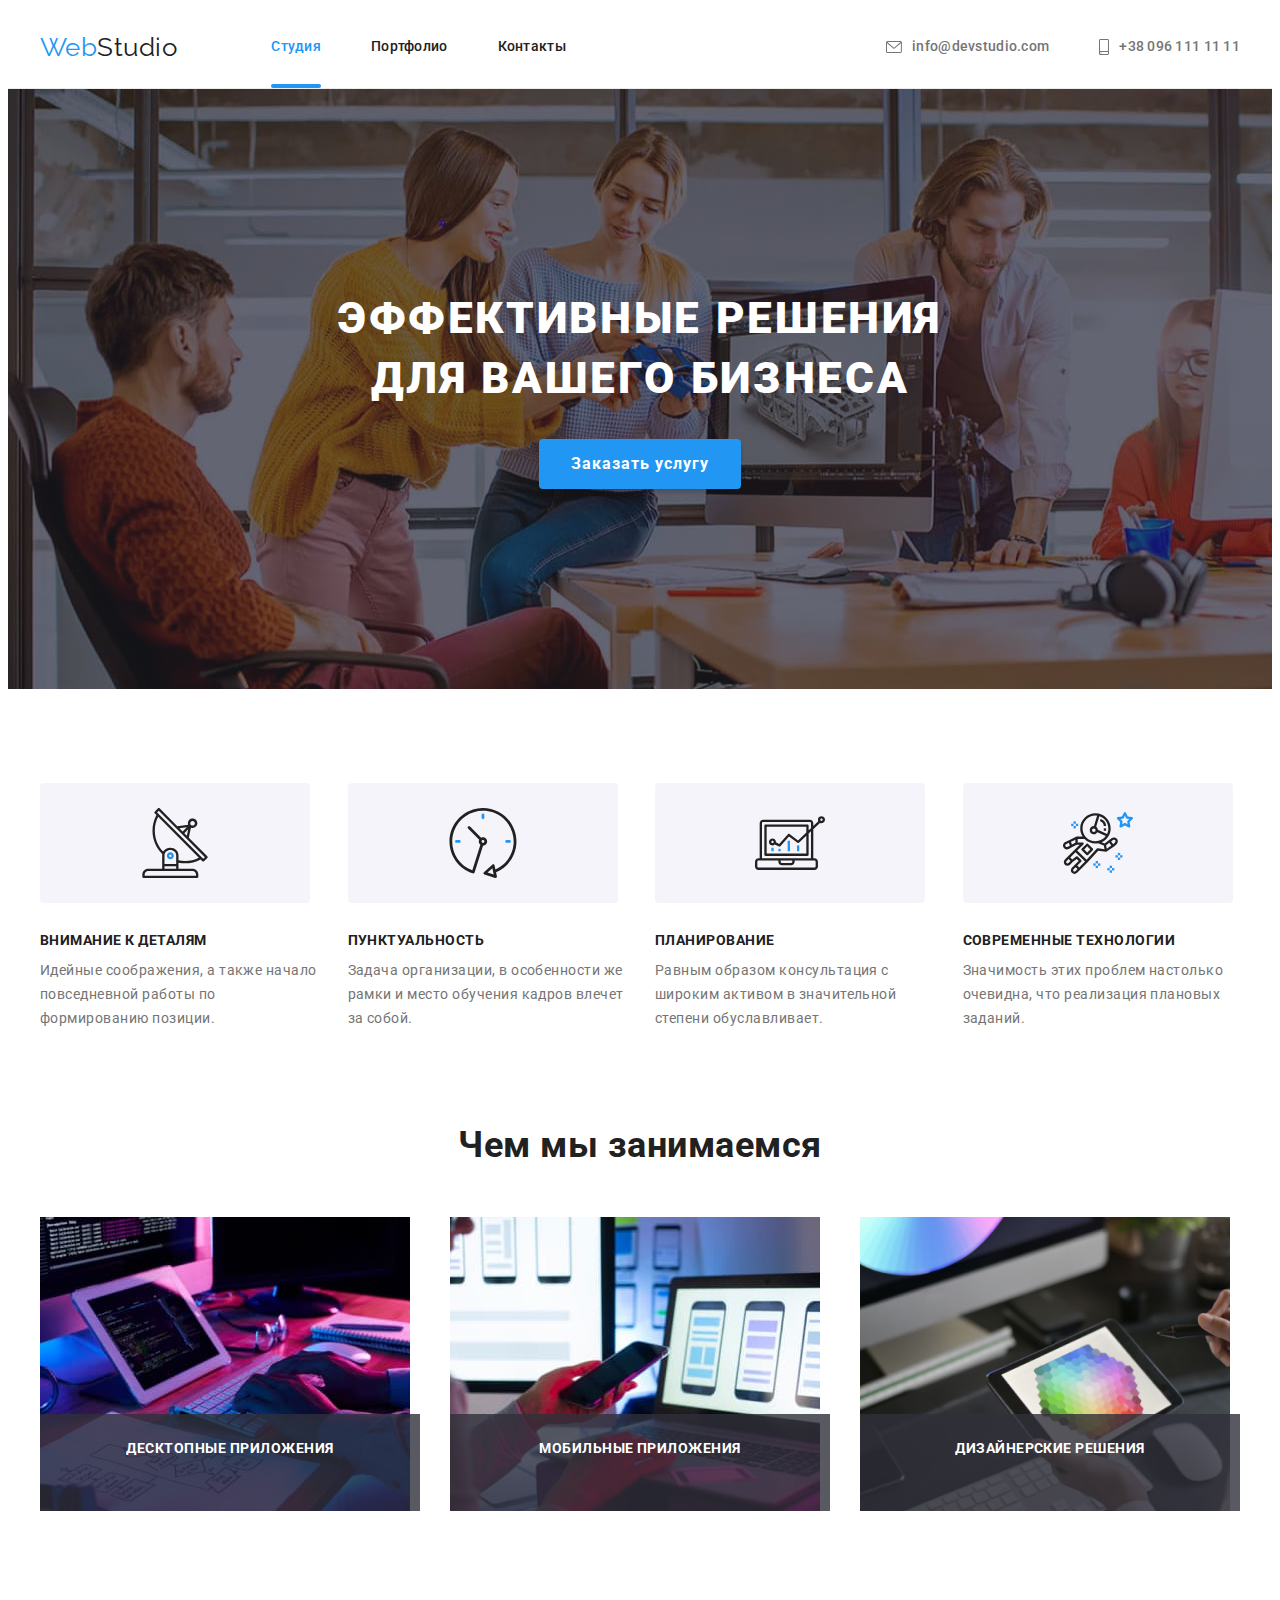
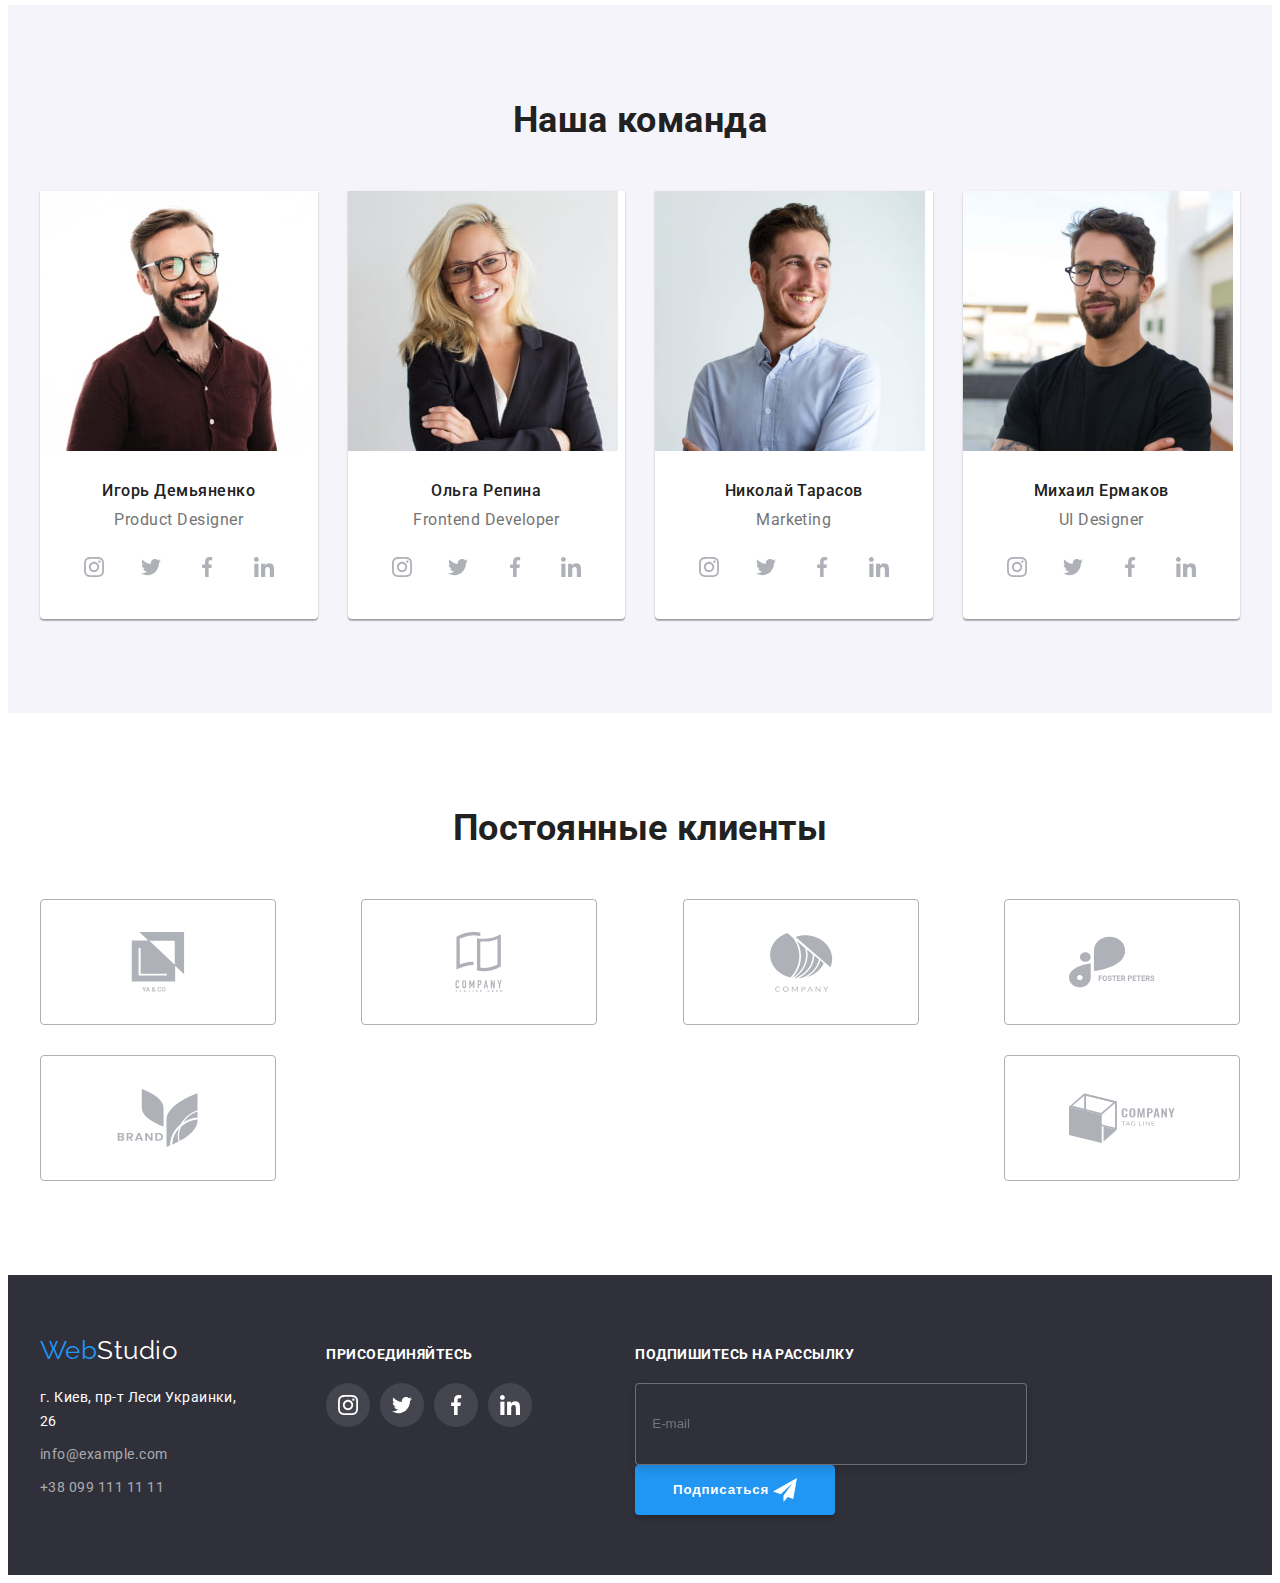
<file: index.html>
<!DOCTYPE html>
<html lang="ru">
  <head>
    <meta charset="UTF-8" />
    <meta http-equiv="X-UA-Compatible" content="IE=edge" />
    <meta name="viewport" content="width=device-width, initial-scale=1.0" />
    <title>Студия</title>
    <link rel="preconnect" href="https://fonts.gstatic.com" />
    <link
      href="https://fonts.googleapis.com/css2?family=Raleway:wght@700&family=Roboto:wght@400;500;700;900&display=swap"
      rel="stylesheet"
    />
    <link rel="stylesheet" href="https://cdnjs.cloudflare.com/ajax/libs/modern-normalize/1.1.0/modern-normalize.min.css" integrity="sha512-wpPYUAdjBVSE4KJnH1VR1HeZfpl1ub8YT/NKx4PuQ5NmX2tKuGu6U/JRp5y+Y8XG2tV+wKQpNHVUX03MfMFn9Q==" crossorigin="anonymous" referrerpolicy="no-referrer" />
    <link rel="stylesheet" href="./css/main.min.css" />
  </head>

  <body>
    <!-- HEADER -->
    <header class="header">
      <div class="container header-container">
        <nav class="navigation">
        <a class="logo header__logo" href="./index.html"> Web<span class="logo_theme_light">Studio</span></a>
        <ul class="menu list">
          <li class="menu__item">
            <a class="menu__link menu__link_current" href="./index.html">Студия</a>
          </li>
          <li class="menu__item">
            <a class="menu__link" href="./portfolio.html">Портфолио</a>
          </li>
          <li class="menu__item">
            <a class="menu__link" href="">Контакты</a>
          </li>
        </ul>
      </nav>

      <ul class="menu list">
        <li class="menu__item">
          <a class="menu__link menu__link_color" href="mailto:info@devstudio.com">
          <svg class="envelope" width="16" height="12">
          <use href="./images/sprite.svg#envelope"></use></svg>info@devstudio.com</a>
        </li>
        <li class="menu__item">
          <a class="menu__link menu__link_color" href="tel:+380961111111">
            <svg class="smartphone" width="10" height="16">
              <use href="./images/sprite.svg#icon-smartphone"></use></svg>+38 096 111 11 11</a>
        </li>
      </ul> 
      </div>
    </header>

    <main>
      <!-- HERO -->
      <section class="hero">
        <div class="container">
        <h1 class="hero__title">Эффективные решения <br> для вашего бизнеса</h1>
        <button class="main-btn" type="button" data-modal-open>Заказать услугу</button>
        </div>
      </section>

      <!-- FUNCTIONS -->
      <section class="section-unic">
        <div class="container">
        <h2 class="visually-hidden">Функции</h2>
        <ul class="subtitle list">

          <li class="subtitle__item">
            <div class="subtitle__icon">
            <svg class="" width="70" height="70">
              <use href="./images/sprite.svg#icon-antenna"></use>
            </svg>
          </div>
            <h3 class="subtitle__list">Внимание к деталям</h3>
            <p class="subtitle__text">
              Идейные соображения, а также начало повседневной работы по формированию позиции.
            </p>  
          </li>

          <li class="subtitle__item">
            <div class="subtitle__icon">
            <svg class="" width="70" height="70">
              <use href="./images/sprite.svg#icon-clock"></use>
            </svg>
          </div>
            <h3 class="subtitle__list">Пунктуальность</h3>
            <p class="subtitle__text">
              Задача организации, в особенности же рамки и место обучения кадров влечет за собой.
            </p>
          </li>

          <li class="subtitle__item">
            <div class="subtitle__icon">
            <svg class="" width="70" height="70">
              <use href="./images/sprite.svg#icon-diagram"></use>
            </svg>
          </div>
            <h3 class="subtitle__list">Планирование</h3>
            <p class="subtitle__text">
              Равным образом консультация с широким активом в значительной степени обуславливает.
            </p>
          </li>

          <li class="subtitle__item">
            <div class="subtitle__icon">
            <svg class="" width="70" height="70">
              <use href="./images/sprite.svg#icon-astronaut"></use>
            </svg>
          </div>
            <h3 class="subtitle__list">Современные технологии</h3>
            <p class="subtitle__text">
              Значимость этих проблем настолько очевидна, что реализация плановых заданий.
            </p>
          </li>
        </ul>
        </div>
      </section>

      <!-- ABOUT US -->
      <section class="section">
        <div class="container">
        <h2 class="section-title">Чем мы занимаемся</h2>
        <ul class="menu-content list">
          <li class="about-list">
            <img src="./images/about_us/box_1.jpg" alt="человек печатает на клавиатуре" width="370" height="294"/>
            <div class="about-list-wrap">
            <h3 class="subtitle__list subtitle-list-white">Десктопные приложения</h3>
            </div>
          </li>

          <li class="about-list">
            <img src="./images/about_us/box_2.jpg" alt="человек смотрит как интерфейс отображается на телефоне" width="370" height="294"/>
            <div class="about-list-wrap">
            <h3 class="subtitle__list subtitle-list-white">Мобильные приложения</h3>
            </div>
          </li>

          <li class="about-list">
            <img src="./images/about_us/box_3.jpg" alt="человек выберает цвет в палетке на планшете" width="370" height="294"/>
            <div class="about-list-wrap">
            <h3 class="subtitle__list subtitle-list-white">Дизайнерские решения</h3>
            </div>
          </li>
        </ul>
        </div>
      </section>

      <!--TEAM -->
      <section class="section team">
        <div class="container">
        <h2 class="section-title">Наша команда</h2>
        <ul class="team__menu list">  

          <li class="team__list">
            <img src="./images/team/team1.jpg" alt="парень в очках" width="270" height="260" />
            <div class="team__frame">
            <h3 class="team__item">Игорь Демьяненко</h3>
            <p class="team__position" lang="en">Product Designer</p>
            <ul class="social-list list">
              <li class="social-list__item">
                <a href="" class="social-list__link">
                  <svg class="social-list_icon">
                    <use href="./images/sprite.svg#icon-instagram"></use>
                  </svg>
                </a>
              </li>
              <li class="social-list__item">
                <a href="" class="social-list__link">
                  <svg class="social-list_icon">
                    <use href="./images/sprite.svg#icon-twitter"></use>
                  </svg>
                </a>
              </li>
              <li class="social-list__item">
                <a href="" class="social-list__link">
                  <svg class="social-list_icon">
                    <use href="./images/sprite.svg#icon-facebook"></use>
                  </svg>
                </a>
              </li>
              <li class="social-list__item">
                <a href="" class="social-list__link">
                  <svg class="social-list_icon">
                    <use href="./images/sprite.svg#icon-linkedin"></use>
                  </svg>
                </a>
              </li>
            </ul>
            </div>
          </li>

          <li class="team__list">
            <img src="./images/team/team2.jpg" alt="девушка в очках" width="270" height="260" />
            <div class="team__frame">
            <h3 class="team__item">Ольга Репина</h3>
            <p class="team__position" lang="en">Frontend Developer</p>
            <ul class="social-list list">
              <li class="social-list__item">
                <a href="" class="social-list__link">
                  <svg class="social-list_icon">
                    <use href="./images/sprite.svg#icon-instagram"></use>
                  </svg>
                </a>
              </li>
              <li class="social-list__item">
                <a href="" class="social-list__link">
                  <svg class="social-list_icon">
                    <use href="./images/sprite.svg#icon-twitter"></use>
                  </svg>
                </a>
              </li>
              <li class="social-list__item">
                <a href="" class="social-list__link">
                  <svg class="social-list_icon">
                    <use href="./images/sprite.svg#icon-facebook"></use>
                  </svg>
                </a>
              </li>
              <li class="social-list__item">
                <a href="" class="social-list__link">
                  <svg class="social-list_icon">
                    <use href="./images/sprite.svg#icon-linkedin"></use>
                  </svg>
                </a>
              </li>
            </ul>
            </div>  
          </li>

          <li class="team__list">
            <img src="./images/team/team3.jpg" alt="парень без очков" width="270" height="260" />
            <div class="team__frame">
            <h3 class="team__item">Николай Тарасов</h3>
            <p class="team__position" lang="en">Marketing</p>
            <ul class="social-list list">
              <li class="social-list__item">
                <a href="" class="social-list__link">
                  <svg class="social-list_icon">
                    <use href="./images/sprite.svg#icon-instagram"></use>
                  </svg>
                </a>
              </li>
              <li class="social-list__item">
                <a href="" class="social-list__link">
                  <svg class="social-list_icon">
                    <use href="./images/sprite.svg#icon-twitter"></use>
                  </svg>
                </a>
              </li>
              <li class="social-list__item">
                <a href="" class="social-list__link">
                  <svg class="social-list_icon">
                    <use href="./images/sprite.svg#icon-facebook"></use>
                  </svg>
                </a>
              </li>
              <li class="social-list__item">
                <a href="" class="social-list__link">
                  <svg class="social-list_icon">
                    <use href="./images/sprite.svg#icon-linkedin"></use>
                  </svg>
                </a>
              </li>
            </ul>
            </div>
          </li>

          <li class="team__list">
            <img src="./images/team/team4.jpg" alt="парень в очках" width="270" height="260" />
            <div class="team__frame">
            <h3 class="team__item">Михаил Ермаков</h3>
            <p class="team__position" lang="en">UI Designer</p>
            <ul class="social-list list">
              <li class="social-list__item">
                <a href="" class="social-list__link">
                  <svg class="social-list_icon">
                    <use href="./images/sprite.svg#icon-instagram"></use>
                  </svg>
                </a>
              </li>
              <li class="social-list__item">
                <a href="" class="social-list__link">
                  <svg class="social-list_icon">
                    <use href="./images/sprite.svg#icon-twitter"></use>
                  </svg>
                </a>
              </li>
              <li class="social-list__item">
                <a href="" class="social-list__link">
                  <svg class="social-list_icon">
                    <use href="./images/sprite.svg#icon-facebook"></use>
                  </svg>
                </a>
              </li>
              <li class="social-list__item">
                <a href="" class="social-list__link">
                  <svg class="social-list_icon">
                    <use href="./images/sprite.svg#icon-linkedin"></use>
                  </svg>
                </a>
              </li>
            </ul>
            </div> 
          </li>
        </ul>
        </div>
      </section>

      <!-- CUSTOMERS -->
      <section class="section">
        <div class="container">
          <h2 class="section-title">Постоянные клиенты</h2>
            <ul class="customers-item list">
              <li class="customers-list">
                <a href="" class="customers-list-link">
                  <svg class="customers-list-icon">
                    <use href="./images/sprite.svg#icon-yaco"></use>
                  </svg>
                </a>
              </li>
              <li class="customers-list">
                <a href="" class="customers-list-link">
                  <svg class="customers-list-icon">
                    <use href="./images/sprite.svg#icon-companyhere"></use>
                  </svg>
                </a>
              </li>
              <li class="customers-list">
                <a href="" class="customers-list-link">
                  <svg class="customers-list-icon">
                    <use href="./images/sprite.svg#icon-company"></use>
                  </svg>
                </a>
              </li>
              <li class="customers-list">
                <a href="" class="customers-list-link">
                  <svg class="customers-list-icon">
                    <use href="./images/sprite.svg#icon-foosterpeters"></use>
                  </svg>
                </a>
              </li>
              <li class="customers-list">
                <a href="" class="customers-list-link">
                  <svg class="customers-list-icon">
                    <use href="./images/sprite.svg#icon-brand"></use>
                  </svg>
                </a>
              </li>
              <li class="customers-list">
                <a href="" class="customers-list-link">
                  <svg class="customers-list-icon">
                    <use href="./images/sprite.svg#icon-companytagline"></use>
                  </svg>
                </a>
              </li>
            </ul>
        </div>
      </section>

    </main>

    <!-- FOOTER -->
    <footer class="footer">
      <div class="container footer-cont">
        <div>
      <a class="logo" href="./index.html"> Web<span class="logo_theme_dark">Studio</span></a>
        <ul class="menu-footer list">
          <li class="menu-footer__item">
            <a
              class="menu-footer__link menu-footer__link_color"
              href="https://goo.gl/maps/1UZFesSTMJwaVFkD8"
              target="_blank"
              rel="noopener noreferrer"
              >г. Киев, пр-т Леси Украинки, 26</a>
          </li>
          <li class="menu-footer__item">
            <a class="menu-footer__link" href="mailto:info@example.com">info@example.com</a>
          </li>
          <li class="menu-footer__item">
            <a class="menu-footer__link" href="tel:+380991111111">+38 099 111 11 11</a>
          </li>
        </ul>
        </div>

        <div class="footer-container">
        <h3 class="footer-join">присоединяйтесь</h3>
        <ul class="social-list list">
            <li class="social-list_footer">
               <a href="" class="social-list__link social-list__link_color">
                  <svg class="social-list_icon social-list_iconcolor">
                    <use href="./images/sprite.svg#icon-instagram"></use>
                  </svg>
                </a>
            </li>
            <li class="social-list_footer">
                <a href="" class="social-list__link social-list__link_color">
                  <svg class="social-list_icon social-list_iconcolor">
                    <use href="./images/sprite.svg#icon-twitter"></use>
                  </svg>
                </a>
            </li>
            <li class="social-list_footer">
                <a href="" class="social-list__link social-list__link_color">
                  <svg class="social-list_icon social-list_iconcolor">
                    <use href="./images/sprite.svg#icon-facebook"></use>
                  </svg>
                </a>
            </li>
            <li class="social-list_footer">
                <a href="" class="social-list__link social-list__link_color">
                  <svg class="social-list_icon social-list_iconcolor">
                    <use href="./images/sprite.svg#icon-linkedin"></use>
                  </svg>
                </a>
            </li>
        </ul>
        </div>

        <div class="footer-sign">
          <h3 class="footer-join">Подпишитесь на рассылку</h3>
            <form class="">
              <label for="">
              <input type="email" class="signup" placeholder="E-mail" name="user-email" required>
              </label>
              <button type="submit" class="footer-btn">Подписаться
                <svg class="footer-btn_icon">
                  <use href="./images/signup.svg#icon-icon-send"></use>
                </svg>
              </button>
            </form>
        </div>

      </div>
    </footer>

    <div class="backdrop is-hidden" data-modal>
      <div class="modal">
       
        <button type="button" class="close-btn" data-modal-close>
             <svg class="close-btn-color" width="18" height="18">
            <use href="./images/closebtn.svg#icon-close-black-18dp-2-1"></use>
          </svg>
        </button>

        <form action="#" class="modal-form">
          <p class="modal-form-head">Оставьте свои данные, мы вам перезвоним</p>
          <label class="modal-form-field">
            Имя
            <span class="modal-form-input-wrapper">
              <input type="subtitle__text" class="modal-form-input" name="user-name" minlength="2" 
              pattern="[a-zA-Zа-яёА-ЯЁ]+" title="Имя должно содержать символы кириллицы или латиницы" required>
              <svg class="modal-form-icon">
                <use href="./images/spritemodal.svg#icon-person"></use>
              </svg>
            </span>
          </label>
            
          <label class="modal-form-field">
            Телефон
            <span class="modal-form-input-wrapper">
              <input type="tel" class="modal-form-input" name="user-phone"
                  pattern="[0-9]{3}-[0-9]{3}-[0-9]{2}-[0-9]{2}" title="096-000-00-00" required>
              <svg class="modal-form-icon">
                <use href="./images/spritemodal.svg#icon-phone"></use>
              </svg>
            </span>
          </label>

          <label class="modal-form-field">
            Почта
            <span class="modal-form-input-wrapper">
              <input type="email" class="modal-form-input" name="user-email" required>
              <svg class="modal-form-icon">
                <use href="./images/spritemodal.svg#icon-email"></use>
              </svg>
            </span> 
          </label>

          <label for="" class="modal-form-field">
            Комментарий
            <textarea name="user-message" class="modal-form-message" placeholder="Введите текст"></textarea>
          </label>

          <input type="checkbox" class="modal-form-checkbox visually-hidden" id="accept-policy">
          <label for="accept-policy" class="modal-form-checkbox-label">Соглашаюсь с рассылкой и принимаю&nbsp; 
            <a href="#" class="modal-form-label-link">Условия договора</a></label>

          <button type="submit" class="modal-form-btn">Отправить</button>
        </form>

      </div>
    </div>

    <script src="./js/modal.js"></script>
  </body>
</html>
</file>
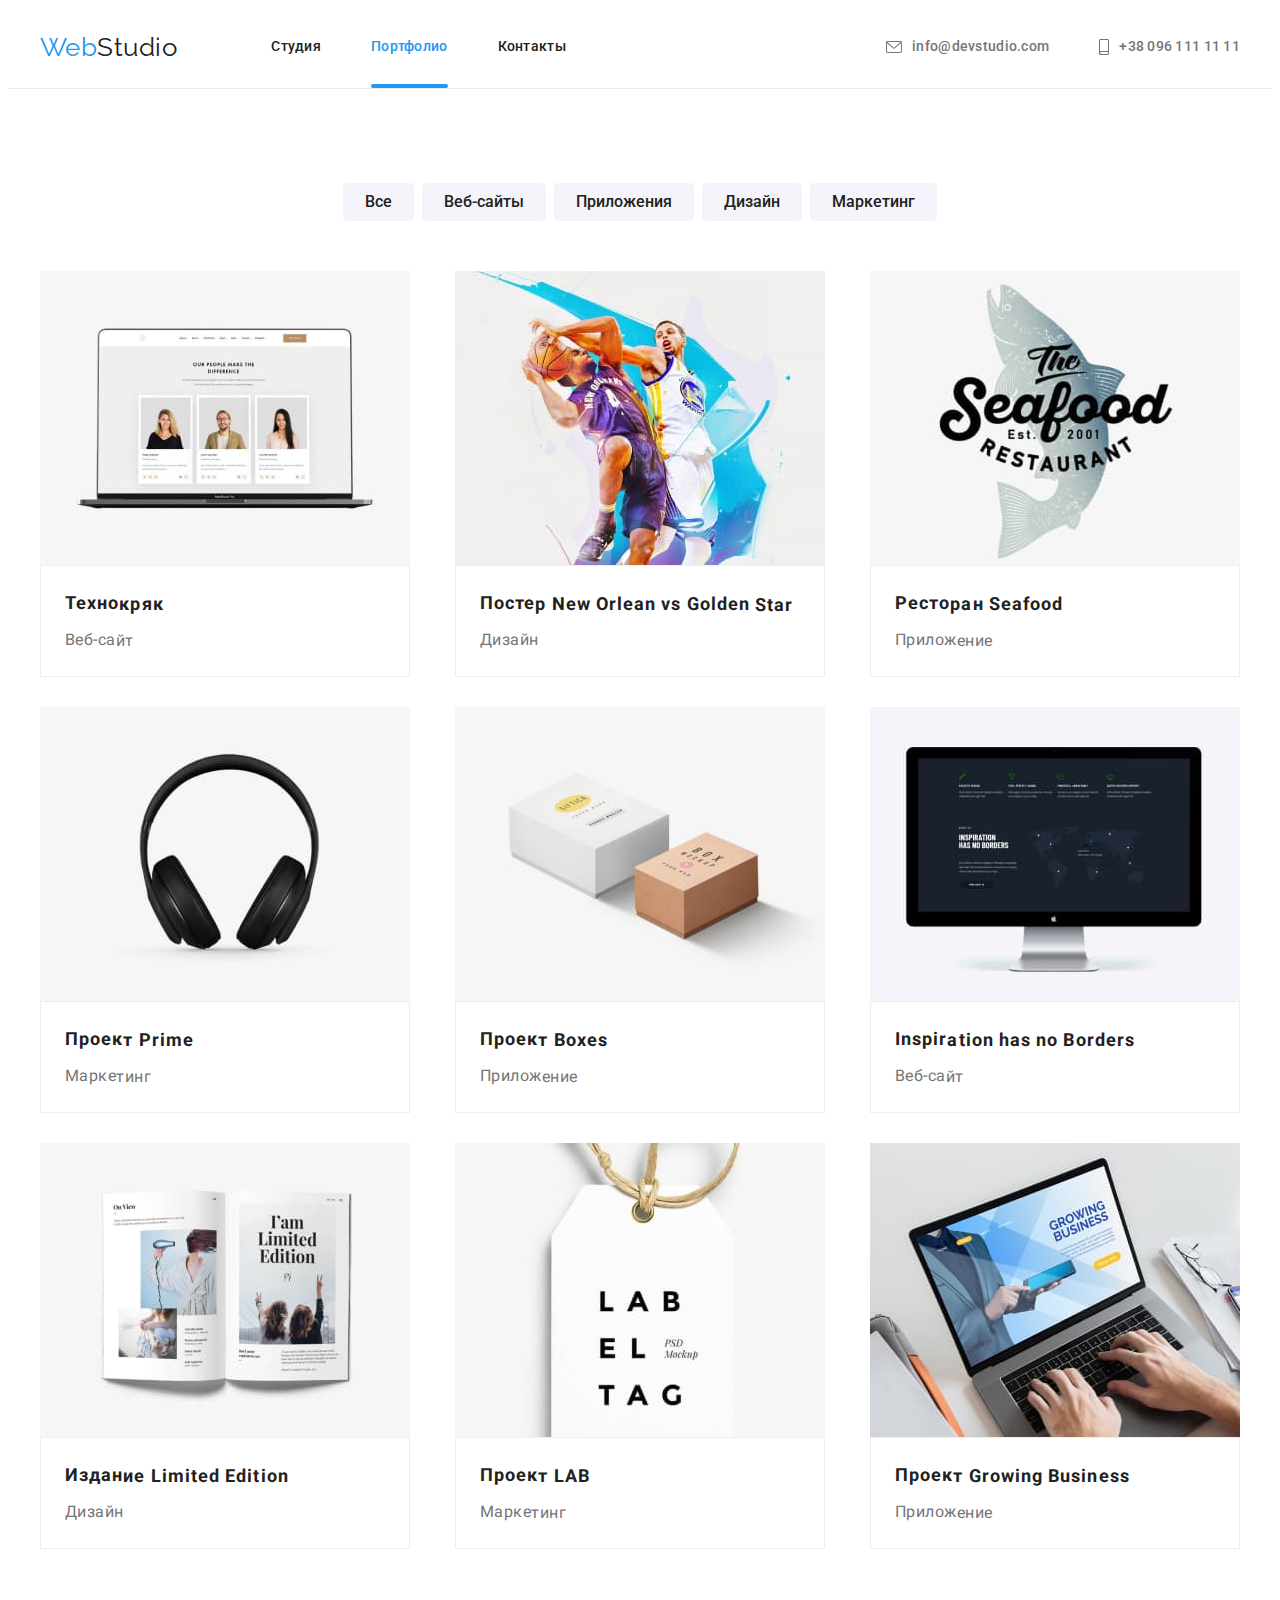
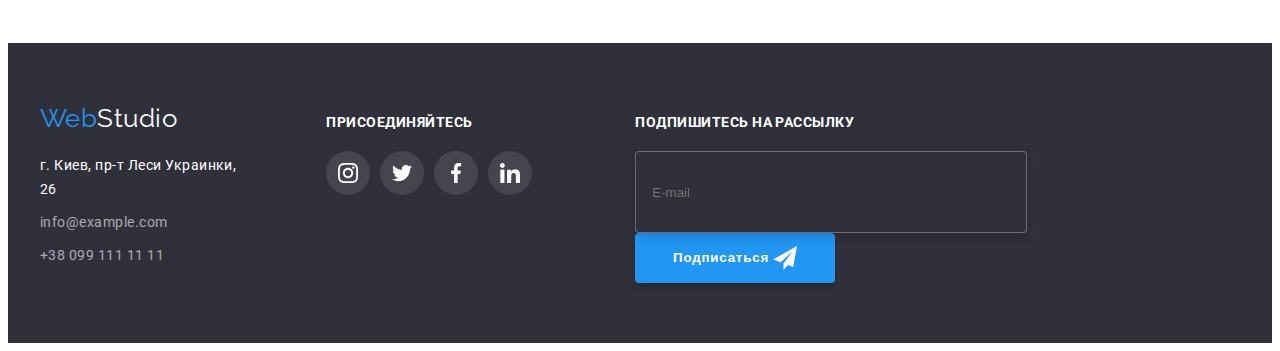
<file: portfolio.html>
<!DOCTYPE html>
<html lang="ru">

<head>
  <meta charset="UTF-8" />
  <meta http-equiv="X-UA-Compatible" content="IE=edge" />
  <meta name="viewport" content="width=device-width, initial-scale=1.0" />
  <title>Портфолио</title>
  <link rel="preconnect" href="https://fonts.gstatic.com" />
  <link href="https://fonts.googleapis.com/css2?family=Raleway:wght@700&family=Roboto:wght@400;500;700;900&display=swap"
    rel="stylesheet" />
    <link rel="stylesheet" href="https://cdnjs.cloudflare.com/ajax/libs/modern-normalize/1.1.0/modern-normalize.min.css" integrity="sha512-wpPYUAdjBVSE4KJnH1VR1HeZfpl1ub8YT/NKx4PuQ5NmX2tKuGu6U/JRp5y+Y8XG2tV+wKQpNHVUX03MfMFn9Q==" crossorigin="anonymous" referrerpolicy="no-referrer" />
  <link rel="stylesheet" href="./css/main.min.css" />
</head>

<body>
  <!-- HEADER -->
  <header class="header">
    <div class="container header-container">
     <nav class="navigation">
      <a class="logo header__logo" href="./index.html"> Web<span class="logo_theme_light">Studio</span></a>
      <ul class="menu list">
        <li class="menu__item">
          <a class="menu__link" href="./index.html">Студия</a>
        </li>
        <li class="menu__item">
          <a class="menu__link menu__link_current" href="./portfolio.html">Портфолио</a>
        </li>
        <li class="menu__item">
          <a class="menu__link" href="">Контакты</a>
        </li>
      </ul>
    </nav>
    <ul class="menu list">
      <li class="menu__item">
        <a class="menu__link menu__link_color" href="mailto:info@devstudio.com">
          <svg class="envelope" width="16" height="12">
          <use href="./images/sprite.svg#envelope"></use></svg>info@devstudio.com</a>
      </li>
      <li class="menu__item">
        <a class="menu__link menu__link_color" href="tel:+380961111111">
          <svg class="smartphone" width="10" height="16">
          <use href="./images/sprite.svg#icon-smartphone"></use></svg>+38 096 111 11 11</a>
      </li>
    </ul>
    </div>
  </header>

  <main>
    <!--PORTFOLIO-->
    <section class="section">
      <div class="container">
      <h2 class="visually-hidden">Портфолио</h2>
      <ul class="filter btn list">
        <li class="filter-list">
          <button class="modal-btn" type="button">Все</button>
        </li>
        <li class="filter-list">
          <button class="modal-btn" type="button">Веб-сайты</button>
        </li>
        <li class="filter-list">
          <button class="modal-btn" type="button">Приложения</button>
        </li>
        <li class="filter-list">
          <button class="modal-btn" type="button">Дизайн</button>
        </li>
        <li class="filter-list">
          <button class="modal-btn" type="button">Маркетинг</button>
        </li>
      </ul>

      <ul class="portfolio list">
        
        <li class="portfolio-item portfolio-link">
          <a href="" class="portfolio-item-link">
            <div class="portfolio-item-wrapper">
              <img src="./images/portfolio/laptop.jpg" alt="макбук" width="370" height="294" />
              <p class="overlay">Технокряк это современная площадка распространения коронавируса. Компании используют эту платформу для цифрового шпионажа и атак на защищённые сервера конкурентов.</p>
            </div>
          
            <div class="portfolio-frame">
             <h3 class="portfolio-name">Технокряк</h3>
             <p class="portfolio-desc">Веб-сайт</p>
            </div>
          </a>
        </li>

        <li class="portfolio-item portfolio-link">
          <a href="" class="portfolio-item-link">
            <div class="portfolio-item-wrapper">
              <img src="./images/portfolio/poster.jpg" alt="Постер" width="370" height="294" />
              <p class="overlay"></p>
            </div>

            <div class="portfolio-frame">
              <h3 class="portfolio-name">Постер<span lang="eu"> New Orlean vs Golden Star</span></h3>
              <p class="portfolio-desc">Дизайн</p>
            </div>
          </a>
        </li>

        <li class="portfolio-item portfolio-link">
          <a href="" class="portfolio-item-link">
            <div class="portfolio-item-wrapper">
              <img src="./images/portfolio/restaurant.jpg" alt="логотип ресторана" width="370" height="294" />
              <p class="overlay"></p>
            </div>

            <div class="portfolio-frame">
              <h3 class="portfolio-name">Ресторан <span lang="eu">Seafood</span></h3>
              <p class="portfolio-desc">Приложение</p>
            </div>
          </a>
        </li>

        <li class="portfolio-item portfolio-link">
          <a href="" class="portfolio-item-link">
            <div class="portfolio-item-wrapper">
              <img src="./images/portfolio/headphones.jpg" alt="наушники" width="370" height="294" />
              <p class="overlay"></p>
            </div>

            <div class="portfolio-frame">
              <h3 class="portfolio-name">Проект<span lang="eu"> Prime</span></h3>
              <p class="portfolio-desc">Маркетинг</p>
            </div>
          </a> 
        </li>

        <li class="portfolio-item portfolio-link">
          <a href="" class="portfolio-item-link">
            <div class="portfolio-item-wrapper">
              <img src="./images/portfolio/boxes.jpg" alt="две коробки" width="370" height="294" />
              <p class="overlay"></p>
            </div>

            <div class="portfolio-frame">
              <h3 class="portfolio-name">Проект<span lang="eu"> Boxes</span></h3>
              <p class="portfolio-desc">Приложение</p>
            </div>
          </a>
        </li>

        <li class="portfolio-item portfolio-link">
          <a href="" class="portfolio-item-link">
            <div class="portfolio-item-wrapper">
              <img src="./images/portfolio/imac.jpg" alt="аймак" width="370" height="294" />
              <p class="overlay"></p>
            </div>

            <div class="portfolio-frame">
              <h3 class="portfolio-name" lang="eu">Inspiration has no Borders</h3>
              <p class="portfolio-desc">Веб-сайт</p>
            </div>
          </a>
        </li>

        <li class="portfolio-item portfolio-link">
          <a href="" class="portfolio-item-link">
            <div class="portfolio-item-wrapper">
              <img src="./images/portfolio/magazine.jpg" alt="журнал" width="370" height="294" />
              <p class="overlay"></p>
            </div>

            <div class="portfolio-frame">
              <h3 class="portfolio-name">Издание<span lang="eu"> Limited Edition</span></h3>
              <p class="portfolio-desc">Дизайн</p>
            </div>
          </a>         
        </li>

        <li class="portfolio-item portfolio-link">
          <a href="" class="portfolio-item-link">
            <div class="portfolio-item-wrapper">
              <img src="./images/portfolio/tag.jpg" alt="бирка" width="370" height="294" />
              <p class="overlay"></p>
            </div>

            <div class="portfolio-frame">
              <h3 class="portfolio-name">Проект<span lang="eu"> LAB</span></h3>
              <p class="portfolio-desc">Маркетинг</p>
            </div>
          </a>         
        </li>

        <li class="portfolio-item portfolio-link">
          <a href="" class="portfolio-item-link">
            <div class="portfolio-item-wrapper">
              <img src="./images/portfolio/typing.jpg" alt="набор текста на макбуке" width="370" height="294" />
              <p class="overlay"></p>
            </div>

            <div class="portfolio-frame">
              <h3 class="portfolio-name">Проект<span lang="eu"> Growing Business</span></h3>
              <p class="portfolio-desc">Приложение</p>
            </div>
          </a>         
        </li>

      </ul>
      </div>
    </section>
  </main>

  <!-- FOOTER -->
  <footer class="footer">
      <div class="container footer-cont">
        <div>
      <a class="logo" href="./index.html"> Web<span class="logo_theme_dark">Studio</span></a>
        <ul class="menu-footer list">
          <li class="menu-footer__item">
            <a
              class="menu-footer__link menu-footer__link_color"
              href="https://goo.gl/maps/1UZFesSTMJwaVFkD8"
              target="_blank"
              rel="noopener noreferrer"
              >г. Киев, пр-т Леси Украинки, 26</a>
          </li>
          <li class="menu-footer__item">
            <a class="menu-footer__link" href="mailto:info@example.com">info@example.com</a>
          </li>
          <li class="menu-footer__item">
            <a class="menu-footer__link" href="tel:+380991111111">+38 099 111 11 11</a>
          </li>
        </ul>
        </div>

        <div class="footer-container">
        <h3 class="footer-join">присоединяйтесь</h3>
        <ul class="social-list list">
            <li class="social-list_footer">
               <a href="" class="social-list__link social-list__link_color">
                  <svg class="social-list_icon social-list_iconcolor">
                    <use href="./images/sprite.svg#icon-instagram"></use>
                  </svg>
                </a>
            </li>
            <li class="social-list_footer">
                <a href="" class="social-list__link social-list__link_color">
                  <svg class="social-list_icon social-list_iconcolor">
                    <use href="./images/sprite.svg#icon-twitter"></use>
                  </svg>
                </a>
            </li>
            <li class="social-list_footer">
                <a href="" class="social-list__link social-list__link_color">
                  <svg class="social-list_icon social-list_iconcolor">
                    <use href="./images/sprite.svg#icon-facebook"></use>
                  </svg>
                </a>
            </li>
            <li class="social-list_footer">
                <a href="" class="social-list__link social-list__link_color">
                  <svg class="social-list_icon social-list_iconcolor">
                    <use href="./images/sprite.svg#icon-linkedin"></use>
                  </svg>
                </a>
            </li>
        </ul>
        </div>

        <div class="footer-sign">
          <h3 class="footer-join">Подпишитесь на рассылку</h3>
            <form class="">
              <label for="">
              <input type="email" class="signup signup-input" placeholder="E-mail" name="user-email" required>
              </label>
              <button type="submit" class="footer-btn">Подписаться
                <svg class="footer-btn_icon">
                  <use href="./images/signup.svg#icon-icon-send"></use>
                </svg>
              </button>
            </form>
        </div> 

      </div>
    </footer>
</body>

</html>
</file>
<file: css/main.min.css>
:root{--primary-text-color: #212121;--title-text-color: #757575;--accent-color: #2196f3;--white-color: #ffffff;--main-background: #2f303a;--section-background: #f5f4fa;--footer-logo: rgba(255, 255, 255, 0.6);--transition-timing-function: cubic-bezier(0.4, 0, 0.2, 1)
}body{font-family:'Roboto', sans-serif;background-color:var(--white-color);color:var(--primary-text-color);letter-spacing:0.03em}.list{list-style:none}h1,h2,h3,h4,h5,h6,p{margin-top:0;margin-bottom:0}ul,ol{margin-top:0;margin-bottom:0;padding-left:0}img{display:block}.section{padding-top:94px;padding-bottom:94px}.social-list,.customers-item{display:flex;justify-content:space-between}.container{width:1200px;margin:0 auto;padding-left:15px;padding-right:15px}.visually-hidden{position:absolute !important;clip:rect(1px 1px 1px 1px);clip:rect(1px, 1px, 1px, 1px);padding:0 !important;border:0 !important;height:1px !important;width:1px !important;overflow:hidden}.modal-btn{font-family:inherit;font-weight:500;font-size:16px;line-height:1.63;color:var(--primary-text-color);cursor:pointer;padding:6px 22px;border:none;border-radius:4px;background-color:#F5F4FA;transition:background-color 250ms var(--transition-timing-function),color 250ms var(--transition-timing-function),box-shadow 250ms var(--transition-timing-function)}.modal-btn:hover,.modal-btn:focus{color:var(--white-color);background-color:var(--accent-color);box-shadow:0px 3px 1px rgba(0,0,0,0.1),0px 1px 2px rgba(0,0,0,0.08),0px 2px 2px rgba(0,0,0,0.12)}.section-title{font-size:36px;line-height:1.17;text-align:center;margin-bottom:50px}.social-list_icon{width:20px;height:20px}.social-list__link{display:flex;align-items:center;justify-content:center;width:44px;height:44px;border-radius:50%;fill:#AFB1B8;transition:background-color 250ms var(--transition-timing-function),fill 250ms cubic-bezier(0.4, 0, 0.2, 1)}.social-list__link:hover,.social-list__link:focus{fill:#ffffff;background-color:var(--accent-color)}.logo{font-family:'Raleway', sans-serif;font-size:26px;line-height:1.19;color:var(--accent-color);text-decoration:none}.header__logo{margin-right:94px}.logo_theme_light{color:var(--primary-text-color)}.logo_theme_dark{color:var(--white-color)}.footer .logo{margin-right:0px}.subtitle__list{font-size:14px;line-height:1.14;text-transform:uppercase;margin-bottom:10px}.backdrop{position:fixed;top:0;left:0;width:100vw;height:100vh;background:rgba(0,0,0,0.2);opacity:1;visibility:visible;pointer-events:auto;transition:opacity 250ms var(--transition-timing-function),visibility 250ms var(--transition-timing-function)}.is-hidden{opacity:0;visibility:hidden;pointer-events:none}.modal{position:absolute;left:50%;top:50%;width:528px;height:580px;padding:40px;background:var(--white-color);box-shadow:0px 1px 3px rgba(0,0,0,0.12),0px 1px 1px rgba(0,0,0,0.14),0px 2px 1px rgba(0,0,0,0.2);border-radius:4px;transform:translate(-50%, -50%)}.close-btn{position:absolute;top:8px;right:8px;width:30px;height:30px;display:flex;justify-content:center;align-items:center;border-radius:50%;border:1px solid rgba(0,0,0,0.1);background-color:transparent;cursor:pointer;padding:0}[data-modal-close]:hover{fill:var(--accent-color);cursor:pointer}.modal-form{display:flex;flex-direction:column}.modal-form-head{font-size:20px;font-weight:700;text-align:center;letter-spacing:0.03em;margin-bottom:12px}.modal-form-btn{display:block;width:200px;height:50px;margin:0 auto;font-weight:700;line-height:1.87;letter-spacing:0.06em;color:var(--white-color);background-color:var(--accent-color);box-shadow:0px 4px 4px rgba(0,0,0,0.15);border-radius:4px;border:none;padding:10px 55px;cursor:pointer;transition:background-color 250ms var(--transition-timing-function)}.modal-form-btn:focus,.modal-form-btn:hover{background-color:#188CE8}.modal-form-field{font-size:12px;line-height:1.17;letter-spacing:0.01em;color:var(--title-text-color);margin-bottom:10px}.modal-form-input-wrapper{position:relative;display:block;margin-top:4px}.modal-form-input{width:100%;height:40px;border:1px solid rgba(33,33,33,0.2);border-radius:4px;padding-left:42px;transition:border-color 250ms var(--transition-timing-function)}.modal-form-input:focus{outline:none;border-color:var(--accent-color);cursor:pointer}.modal-form-icon{position:absolute;top:50%;left:12px;display:block;width:18px;height:18px;transform:translateY(-50%);transition:fill 250ms var(--transition-timing-function)}.modal-form-input:focus+.modal-form-icon{fill:var(--accent-color)}.modal-form-message{width:100%;height:120px;font-size:14px;line-height:1.14;letter-spacing:0.01em;margin-top:4px;border:1px solid rgba(33,33,33,0.2);border-radius:4px;padding:12px 16px;resize:none}.modal-form-message:focus{outline:none;border-color:var(--accent-color);transition:border-color 250ms var(--transition-timing-function)}.modal-form-message::placeholder{color:rgba(117,117,117,0.5)}.modal-form-checkbox-label{display:flex;align-items:center;justify-content:center;font-size:14px;line-height:1.71;margin-bottom:30px;margin-top:10px;color:var(--title-text-color)}.modal-form-checkbox-label::before{display:block;content:"";height:17px;width:18px;margin-right:9px;border:2px solid var(--primary-text-color);border-radius:2px}.modal-form-checkbox:checked+.modal-form-checkbox-label::before{background-image:url(../images/checkbox.svg);background-size:cover;border:none}.modal-form-label-link{color:var(--accent-color)}.header{padding-top:24px;padding-bottom:25px;border-bottom:1px solid #ececec}.header-container{display:flex;align-items:center;justify-content:space-between}.navigation{display:flex;align-items:center}.menu{display:flex;align-items:center}.menu__item{display:flex;align-items:center}.menu__item:not(:last-child){margin-right:50px}.menu__link{display:flex;position:relative;align-items:center;font-weight:500;font-size:14px;line-height:1.14;letter-spacing:0.02em;color:inherit;text-decoration:none;transition:color 250ms var(--transition-timing-function)}.menu__link.menu__link_color{color:var(--title-text-color)}.menu__link:hover,.menu__link:focus{color:var(--accent-color)}.menu__link_current::after{position:absolute;content:"";width:100%;height:4px;bottom:0;background-color:var(--accent-color);border-radius:2px;transform:translateY(33px)}.menu .menu__link_current{color:var(--accent-color)}.envelope,.smartphone{margin-right:10px;fill:currentColor}.hero{background-position:center;max-width:1600px;background:var(--main-background);background-image:linear-gradient(rgba(47,48,58,0.4), rgba(47,48,58,0.4)),url(../images/hero/bg.jpg);background-size:cover;align-items:center;text-align:center;margin:0 auto;padding-top:200px;padding-bottom:200px}.hero__title{font-weight:900;font-size:44px;line-height:1.36;text-align:center;letter-spacing:0.06em;text-transform:uppercase;color:var(--white-color);margin-bottom:30px}.main-btn{border-radius:4px;padding:10px 32px;font-family:inherit;font-weight:bold;font-size:16px;line-height:1.88;letter-spacing:0.06em;color:var(--white-color);background-color:var(--accent-color);cursor:pointer;display:block;margin:0 auto;margin-left:auto;border:none;box-shadow:0px 4px 4px rgba(0,0,0,0.15)}.section-unic{padding-top:94px}.subtitle{display:flex;margin-left:-30px;margin-top:-30px}.subtitle__item{flex-basis:calc((100% - 120px) / 4);margin-left:30px;margin-top:30px}.subtitle__item:not(:last-child){justify-content:space-between}.subtitle__text{font-weight:normal;font-size:14px;line-height:1.71;color:var(--title-text-color)}.subtitle__icon{display:flex;align-items:center;justify-content:center;margin-bottom:30px;width:270px;height:120px;background-color:var(--section-background);border-radius:4px}.about-list-wrap{position:relative}.subtitle-list-white{position:absolute;bottom:0;left:0;width:100%;height:70px;margin-bottom:0;text-align:center;padding-top:27px;color:var(--white-color);background:rgba(47,48,58,0.8)}.menu-content{display:flex;flex-wrap:wrap;margin-left:-30px;margin-top:-30px}.about-list{flex-basis:calc((100% - 90px) / 3);margin-left:30px;margin-top:30px}.team__menu{display:flex;flex-wrap:wrap;margin-left:-30px;margin-top:-30px}.team{background-color:var(--section-background)}.team__list{flex-basis:calc((100% - 120px) / 4);margin-left:30px;margin-top:30px;box-shadow:0px 1px 3px rgba(0,0,0,0.12),0px 1px 1px rgba(0,0,0,0.14),0px 2px 1px rgba(0,0,0,0.2);border-radius:0px 0px 4px 4px;background-color:var(--white-color)}.team__item{font-weight:500;font-size:16px;line-height:1.19;text-align:center;margin-bottom:10px}.team__frame{padding-top:30px;padding-bottom:30px;padding-left:32px;padding-right:32px}.team__position{font-size:16px;line-height:1.19;text-align:center;color:var(--title-text-color);margin-bottom:16px}.filter{display:flex;margin-bottom:50px;justify-content:center}.filter-list:not(:last-child){margin-right:8px}.portfolio{display:flex;flex-wrap:wrap;justify-content:space-between;margin-left:-30px;margin-top:-30px}.portfolio-item{position:relative;flex-basis:calc((100% - 270px) / 9);margin-left:30px;margin-top:30px}.portfolio-item:hover,.portfolio-item:focus{box-shadow:0px 1px 1px rgba(0,0,0,0.12),0px 4px 4px rgba(0,0,0,0.06),1px 4px 6px rgba(0,0,0,0.16);cursor:pointer}.portfolio-name{font-size:18px;line-height:2;letter-spacing:0.06em;color:var(--primary-text-color);transform:rotate(0.26deg)}.portfolio-frame{padding:20px 24px;border:1px solid #eeeeee}.portfolio-desc{font-size:16px;line-height:1.88;color:var(--title-text-color);transform:rotate(0.26deg);margin-top:4px}.portfolio-item-link{text-decoration:none}.portfolio-item-wrapper{position:relative;overflow:hidden}.overlay{position:absolute;top:0;left:0;width:100%;height:100%;background-color:rgba(33,150,243,0.9);color:var(--white-color);font-size:18px;line-height:1.56;padding:63px 24px;overflow:auto;transform:translateY(100%);transition:transform 250ms var(--transition-timing-function)}.portfolio-item-link:hover .overlay,.portfolio-item-link:focus .overlay{transform:translateY(0%)}.customers-item{display:flex;flex-wrap:wrap;margin-left:-30px;margin-top:-30px}.customers-list{margin-left:30px;margin-top:30px}.customers-list-link{display:flex;align-items:center;justify-content:center;width:170px;height:92px;padding-top:16px;padding-bottom:16px;padding-left:32px;padding-right:32px;border:1px solid #AFB1B8;border-radius:4px;fill:#AFB1B8;transition:fill 250ms var(--transition-timing-function),border-color 250ms var(--transition-timing-function)}.customers-list-link:hover,.customers-list-link:focus{fill:var(--accent-color);border-color:var(--accent-color)}.customers-list-icon{width:106px;height:60px}.menu-footer__link{font-style:normal;font-size:14px;line-height:1.71;color:var(--footer-logo);text-decoration:none}.menu-footer__link_color{color:var(--white-color)}.menu-footer{margin-top:20px}.menu-footer__item:not(:last-child){margin-bottom:9px}.footer{background-color:var(--main-background);padding-top:60px;padding-bottom:60px}.footer-cont{display:flex;align-items:baseline}.footer-join{font-size:14px;line-height:1.14;text-transform:uppercase;margin-bottom:20px;color:var(--white-color)}.social-list_iconcolor{fill:var(--white-color)}.social-list_footer{margin-right:10px}.social-list__link_color{background-color:rgba(255,255,255,0.1)}.footer-container{margin-left:70px;margin-right:93px}.signup{outline:none;width:358px;height:50px;background-color:var(--main-background);border:1px solid rgba(255,255,255,0.3);filter:drop-shadow(0px 4px 4px rgba(0,0,0,0.15));border-radius:4px;padding:15px 16px;margin-right:10px;vertical-align:middle;color:var(--white-color)}.footer-btn{width:200px;height:50px;padding:10px 28px;background-color:var(--accent-color);box-shadow:0px 4px 4px rgba(0,0,0,0.15);border-radius:4px;border:none;color:var(--white-color);font-weight:bold;letter-spacing:0.06em;cursor:pointer}.footer-btn_icon{width:24px;height:24px;vertical-align:middle}
/*# sourceMappingURL=main.min.css.map */
</file>
